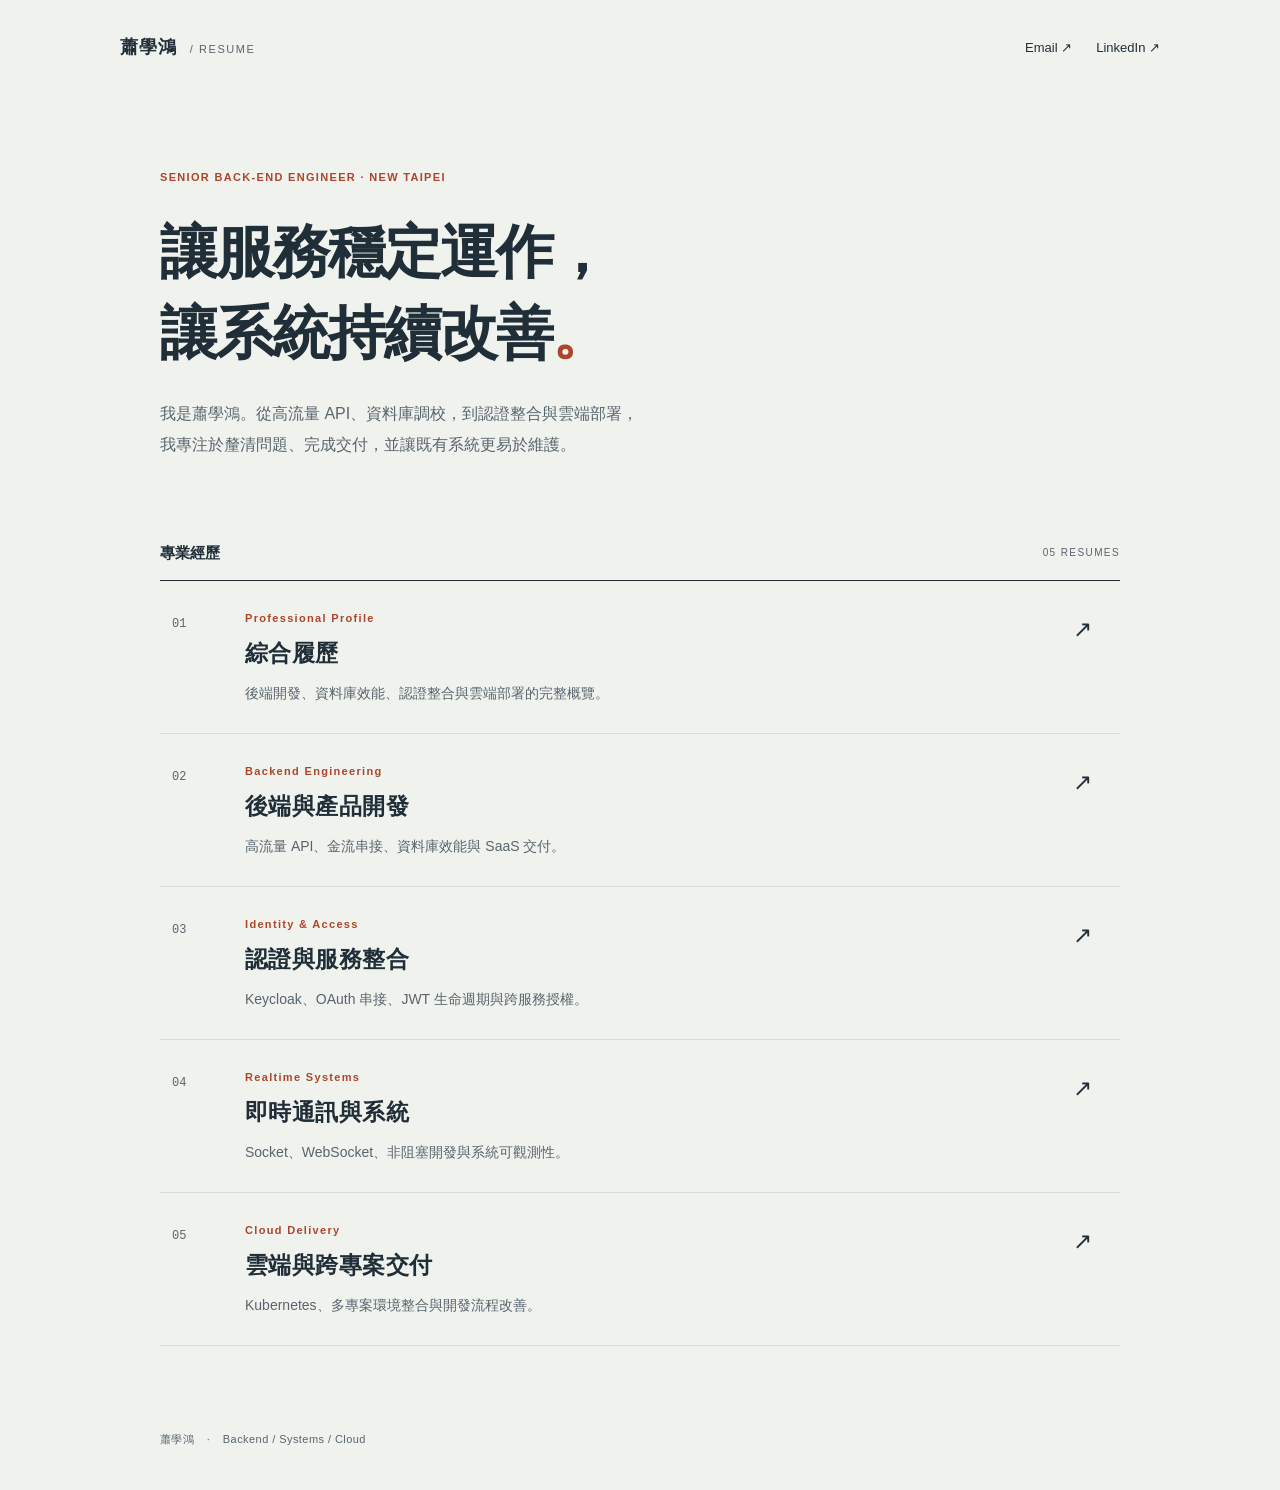
<file: docs/index.html>
<!doctype html>
<html lang="zh-Hant">
<head>
<meta charset="utf-8">
<meta name="viewport" content="width=device-width, initial-scale=1">
<meta name="description" content="蕭學鴻的後端開發、認證整合、即時通訊與雲端交付履歷。">
<meta name="color-scheme" content="light">
<title>專業履歷 · 蕭學鴻</title>
<link rel="stylesheet" href="./assets/style.css">
<script src="./assets/print.js" defer></script>
</head>
<body>
<a class="skip" href="#main">跳至主要內容</a>
<header class="toolbar"><a class="brand" href="./">蕭學鴻<span> / RESUME</span></a>
<nav aria-label="聯絡方式"><a href="mailto:henry255164@gmail.com">Email ↗</a><a href="https://www.linkedin.com/in/henry255164">LinkedIn ↗</a></nav></header>
<main id="main" class="home">
<section class="hero"><p class="eyebrow">SENIOR BACK-END ENGINEER · NEW TAIPEI</p>
<h1>讓服務穩定運作，<br>讓系統持續改善<span class="dot">。</span></h1>
<p class="intro">我是蕭學鴻。從高流量 API、資料庫調校，到認證整合與雲端部署，<br class="wide-only">我專注於釐清問題、完成交付，並讓既有系統更易於維護。</p>
</section>
<section class="versions" aria-labelledby="versions-title"><div class="section-label"><h2 id="versions-title">專業經歷</h2><span>05 RESUMES</span></div>
<a class="card" href="general/"><span class="card-number">01</span>
<div><p class="eyebrow">Professional Profile</p><h2>綜合履歷</h2><p>後端開發、資料庫效能、認證整合與雲端部署的完整概覽。</p></div><span class="arrow" aria-hidden="true">↗</span></a>
<a class="card" href="ideku-backend/"><span class="card-number">02</span>
<div><p class="eyebrow">Backend Engineering</p><h2>後端與產品開發</h2><p>高流量 API、金流串接、資料庫效能與 SaaS 交付。</p></div><span class="arrow" aria-hidden="true">↗</span></a>
<a class="card" href="asus-oauth/"><span class="card-number">03</span>
<div><p class="eyebrow">Identity & Access</p><h2>認證與服務整合</h2><p>Keycloak、OAuth 串接、JWT 生命週期與跨服務授權。</p></div><span class="arrow" aria-hidden="true">↗</span></a>
<a class="card" href="asus-webrtc/"><span class="card-number">04</span>
<div><p class="eyebrow">Realtime Systems</p><h2>即時通訊與系統</h2><p>Socket、WebSocket、非阻塞開發與系統可觀測性。</p></div><span class="arrow" aria-hidden="true">↗</span></a>
<a class="card" href="asus-cloud-lead/"><span class="card-number">05</span>
<div><p class="eyebrow">Cloud Delivery</p><h2>雲端與跨專案交付</h2><p>Kubernetes、多專案環境整合與開發流程改善。</p></div><span class="arrow" aria-hidden="true">↗</span></a></section></main>
<footer class="footer">蕭學鴻 <span>·</span> Backend / Systems / Cloud</footer>
</body>
</html>
</file>
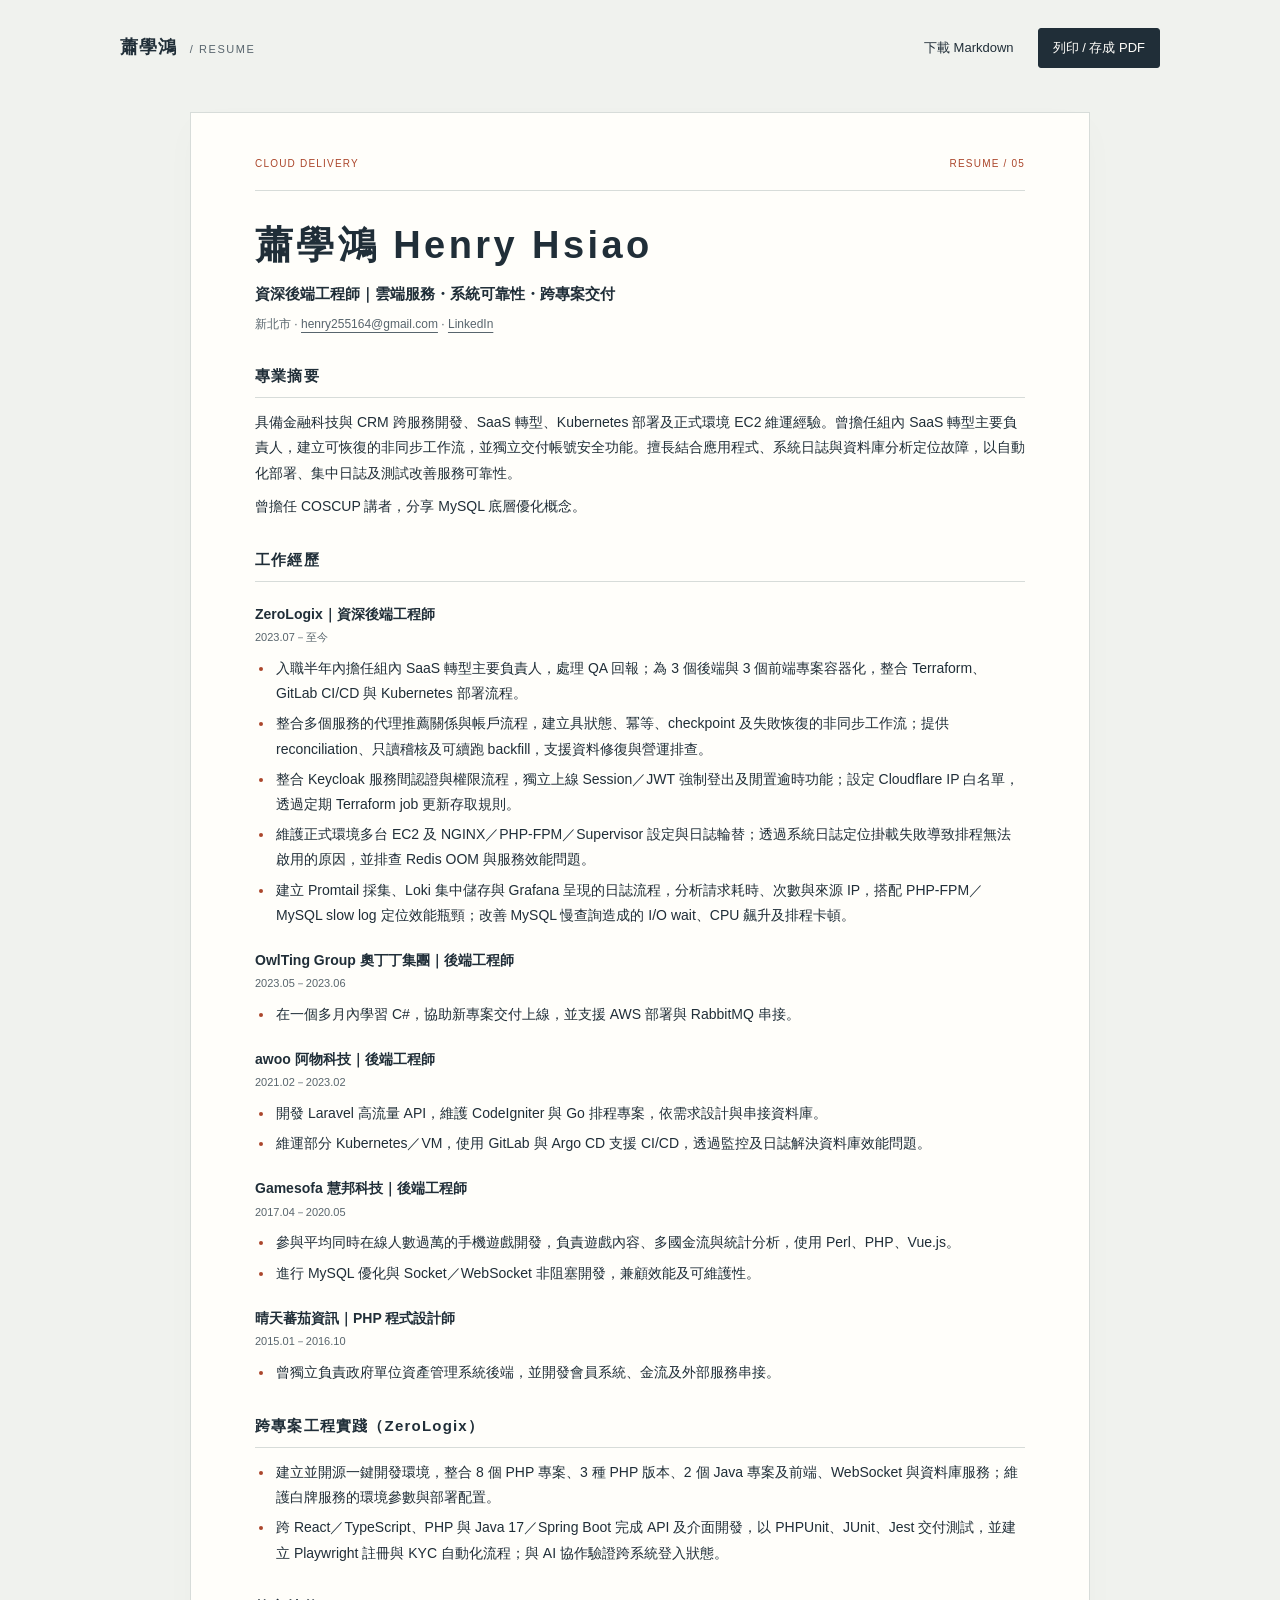
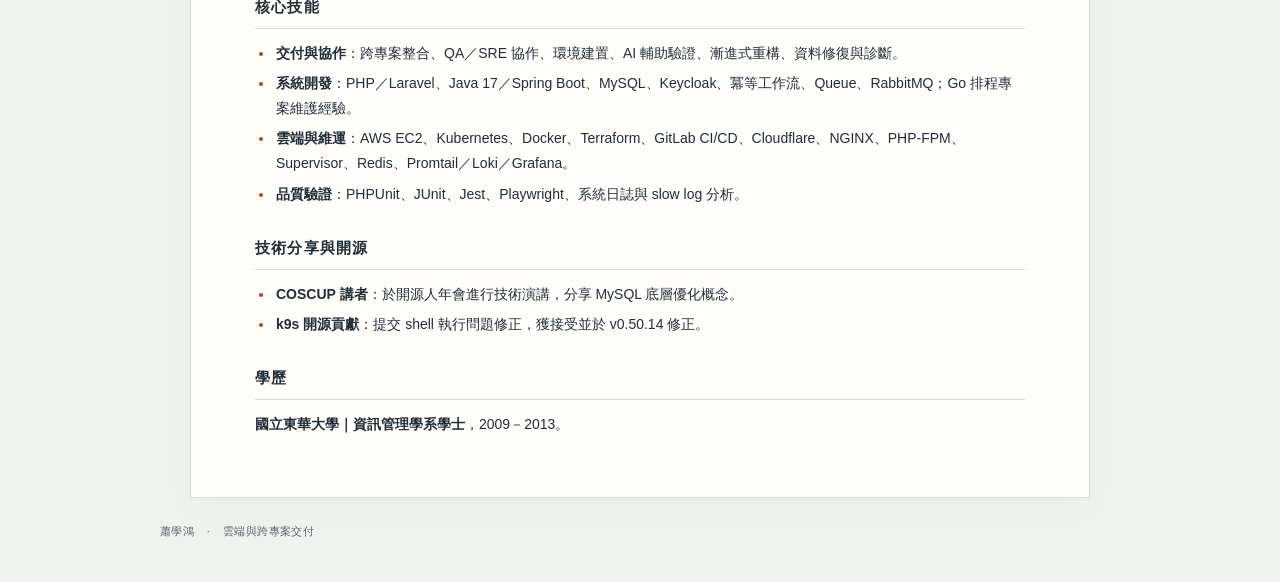
<file: docs/asus-cloud-lead/index.html>
<!doctype html>
<html lang="zh-Hant">
<head>
<meta charset="utf-8">
<meta name="viewport" content="width=device-width, initial-scale=1">
<meta name="description" content="Kubernetes、多專案環境整合與開發流程改善。">
<meta name="color-scheme" content="light">
<title>雲端與跨專案交付 · 蕭學鴻</title>
<link rel="stylesheet" href="../assets/style.css">
<script src="../assets/print.js" defer></script>
</head>
<body>
<a class="skip" href="#main">跳至主要內容</a>
<header class="toolbar">
<a class="brand" href="../">蕭學鴻<span> / RESUME</span></a>
<nav aria-label="履歷工具"><a href="resume.md" download="asus-cloud-lead.md">下載 Markdown</a><button type="button" data-print hidden>列印 / 存成 PDF</button></nav>
</header>
<main id="main" class="resume-shell">
<div class="edition"><span>Cloud Delivery</span><span>RESUME / 05</span></div>
<article class="resume"><h1>蕭學鴻 Henry Hsiao</h1>
<p><strong>資深後端工程師｜雲端服務・系統可靠性・跨專案交付</strong></p>
<p>新北市 · <a href="mailto:henry255164@gmail.com">henry255164@gmail.com</a> · <a href="https://www.linkedin.com/in/henry255164">LinkedIn</a></p>
<h2>專業摘要</h2>
<p>具備金融科技與 CRM 跨服務開發、SaaS 轉型、Kubernetes 部署及正式環境 EC2 維運經驗。曾擔任組內 SaaS 轉型主要負責人，建立可恢復的非同步工作流，並獨立交付帳號安全功能。擅長結合應用程式、系統日誌與資料庫分析定位故障，以自動化部署、集中日誌及測試改善服務可靠性。</p>
<p>曾擔任 COSCUP 講者，分享 MySQL 底層優化概念。</p>
<h2>工作經歷</h2>
<h3>ZeroLogix｜資深後端工程師</h3>
<p>2023.07－至今</p>
<ul>
<li>入職半年內擔任組內 SaaS 轉型主要負責人，處理 QA 回報；為 3 個後端與 3 個前端專案容器化，整合 Terraform、GitLab CI/CD 與 Kubernetes 部署流程。</li>
<li>整合多個服務的代理推薦關係與帳戶流程，建立具狀態、冪等、checkpoint 及失敗恢復的非同步工作流；提供 reconciliation、只讀稽核及可續跑 backfill，支援資料修復與營運排查。</li>
<li>整合 Keycloak 服務間認證與權限流程，獨立上線 Session／JWT 強制登出及閒置逾時功能；設定 Cloudflare IP 白名單，透過定期 Terraform job 更新存取規則。</li>
<li>維護正式環境多台 EC2 及 NGINX／PHP-FPM／Supervisor 設定與日誌輪替；透過系統日誌定位掛載失敗導致排程無法啟用的原因，並排查 Redis OOM 與服務效能問題。</li>
<li>建立 Promtail 採集、Loki 集中儲存與 Grafana 呈現的日誌流程，分析請求耗時、次數與來源 IP，搭配 PHP-FPM／MySQL slow log 定位效能瓶頸；改善 MySQL 慢查詢造成的 I/O wait、CPU 飆升及排程卡頓。</li>
</ul>
<h3>OwlTing Group 奧丁丁集團｜後端工程師</h3>
<p>2023.05－2023.06</p>
<ul>
<li>在一個多月內學習 C#，協助新專案交付上線，並支援 AWS 部署與 RabbitMQ 串接。</li>
</ul>
<h3>awoo 阿物科技｜後端工程師</h3>
<p>2021.02－2023.02</p>
<ul>
<li>開發 Laravel 高流量 API，維護 CodeIgniter 與 Go 排程專案，依需求設計與串接資料庫。</li>
<li>維運部分 Kubernetes／VM，使用 GitLab 與 Argo CD 支援 CI/CD，透過監控及日誌解決資料庫效能問題。</li>
</ul>
<h3>Gamesofa 慧邦科技｜後端工程師</h3>
<p>2017.04－2020.05</p>
<ul>
<li>參與平均同時在線人數過萬的手機遊戲開發，負責遊戲內容、多國金流與統計分析，使用 Perl、PHP、Vue.js。</li>
<li>進行 MySQL 優化與 Socket／WebSocket 非阻塞開發，兼顧效能及可維護性。</li>
</ul>
<h3>晴天蕃茄資訊｜PHP 程式設計師</h3>
<p>2015.01－2016.10</p>
<ul>
<li>曾獨立負責政府單位資產管理系統後端，並開發會員系統、金流及外部服務串接。</li>
</ul>
<h2>跨專案工程實踐（ZeroLogix）</h2>
<ul>
<li>建立並開源一鍵開發環境，整合 8 個 PHP 專案、3 種 PHP 版本、2 個 Java 專案及前端、WebSocket 與資料庫服務；維護白牌服務的環境參數與部署配置。</li>
<li>跨 React／TypeScript、PHP 與 Java 17／Spring Boot 完成 API 及介面開發，以 PHPUnit、JUnit、Jest 交付測試，並建立 Playwright 註冊與 KYC 自動化流程；與 AI 協作驗證跨系統登入狀態。</li>
</ul>
<h2>核心技能</h2>
<ul>
<li><strong>交付與協作</strong>：跨專案整合、QA／SRE 協作、環境建置、AI 輔助驗證、漸進式重構、資料修復與診斷。</li>
<li><strong>系統開發</strong>：PHP／Laravel、Java 17／Spring Boot、MySQL、Keycloak、冪等工作流、Queue、RabbitMQ；Go 排程專案維護經驗。</li>
<li><strong>雲端與維運</strong>：AWS EC2、Kubernetes、Docker、Terraform、GitLab CI/CD、Cloudflare、NGINX、PHP-FPM、Supervisor、Redis、Promtail／Loki／Grafana。</li>
<li><strong>品質驗證</strong>：PHPUnit、JUnit、Jest、Playwright、系統日誌與 slow log 分析。</li>
</ul>
<h2>技術分享與開源</h2>
<ul>
<li><strong>COSCUP 講者</strong>：於開源人年會進行技術演講，分享 MySQL 底層優化概念。</li>
<li><strong>k9s 開源貢獻</strong>：提交 shell 執行問題修正，獲接受並於 v0.50.14 修正。</li>
</ul>
<h2>學歷</h2>
<p><strong>國立東華大學｜資訊管理學系學士</strong>，2009－2013。</p></article>
</main>
<footer class="footer">蕭學鴻 <span>·</span> 雲端與跨專案交付</footer>
</body>
</html>
</file>
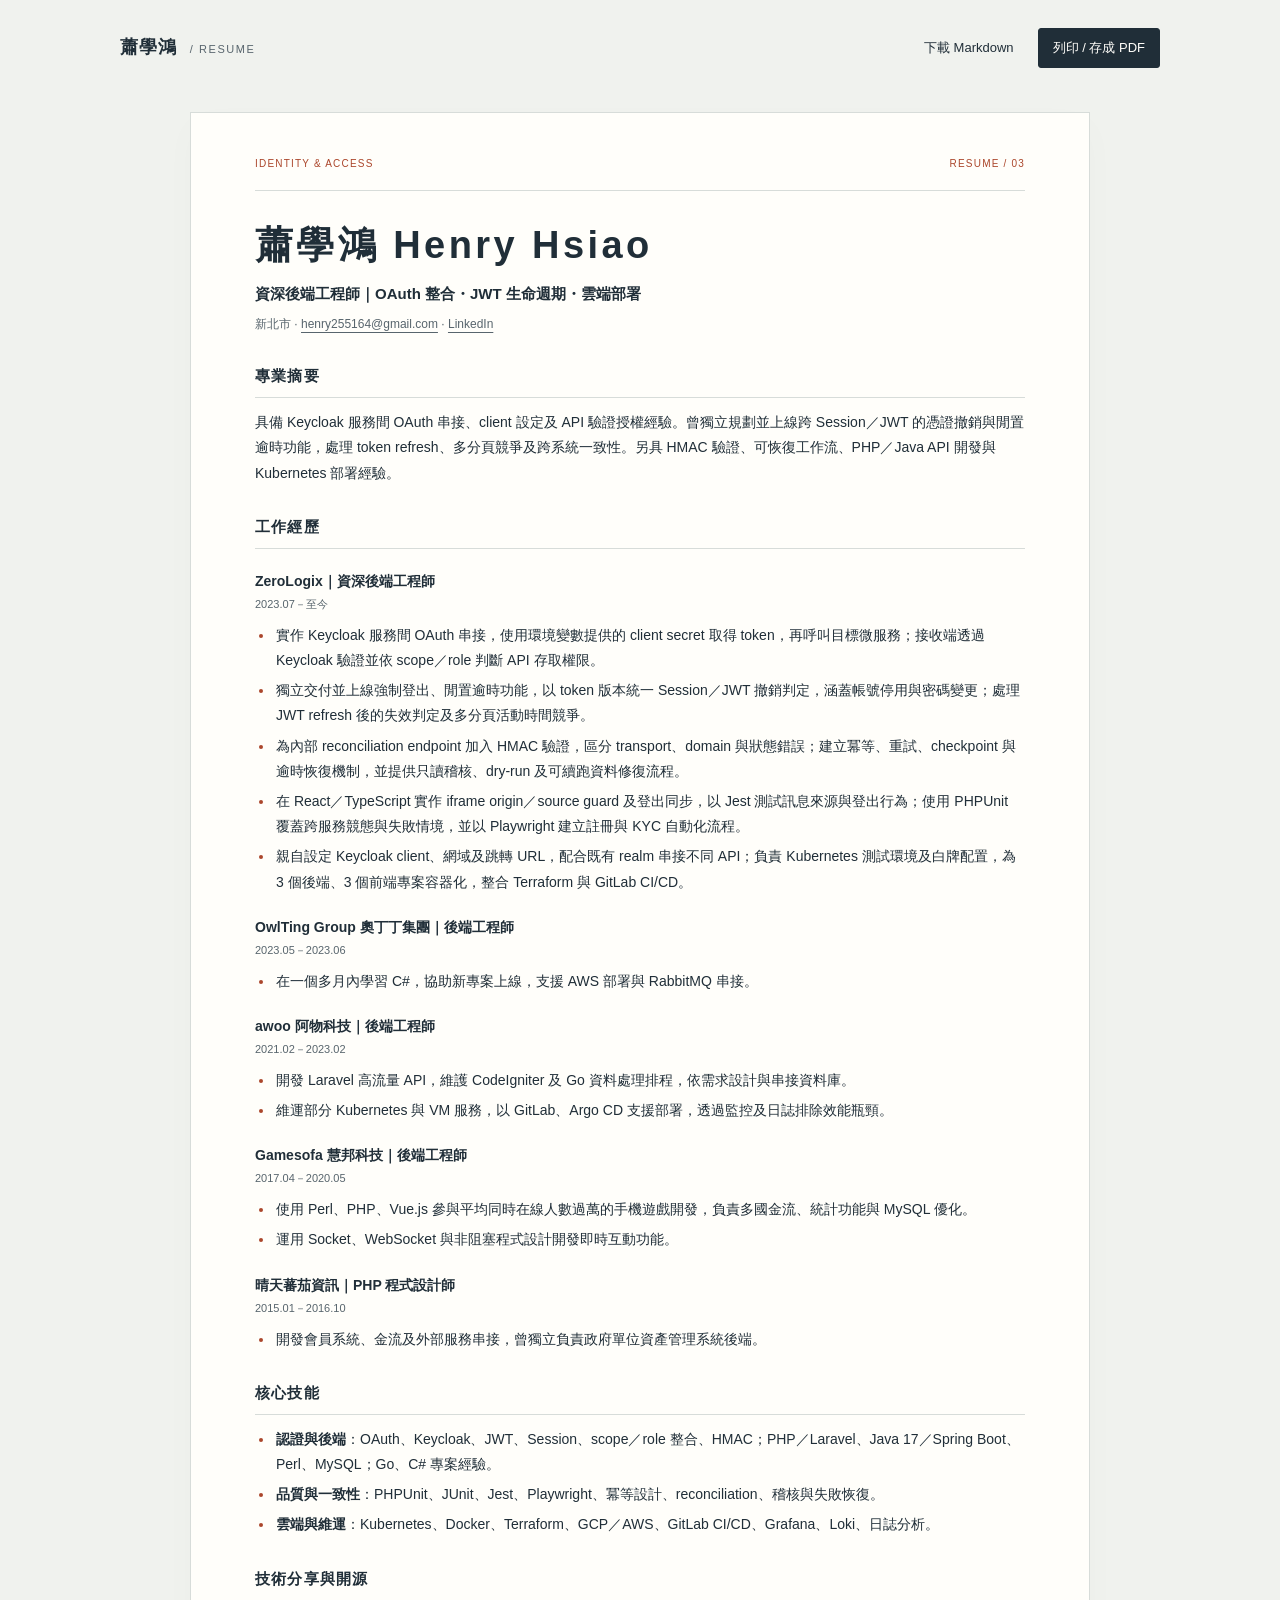
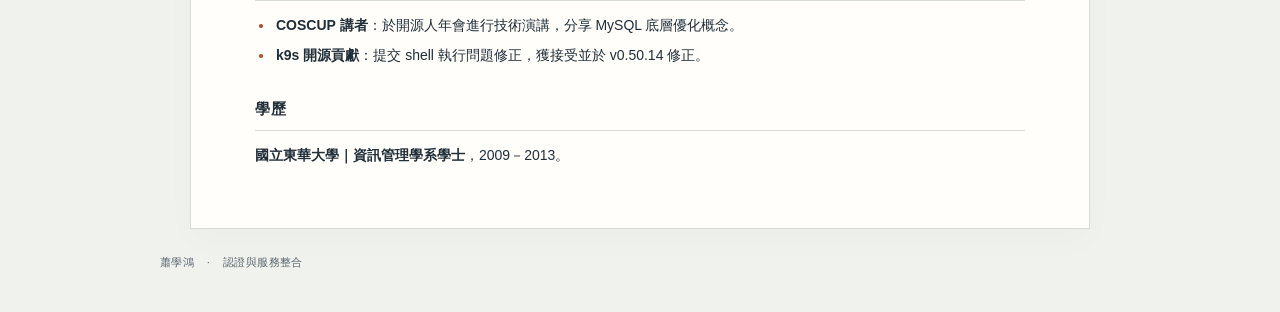
<file: docs/asus-oauth/index.html>
<!doctype html>
<html lang="zh-Hant">
<head>
<meta charset="utf-8">
<meta name="viewport" content="width=device-width, initial-scale=1">
<meta name="description" content="Keycloak、OAuth 串接、JWT 生命週期與跨服務授權。">
<meta name="color-scheme" content="light">
<title>認證與服務整合 · 蕭學鴻</title>
<link rel="stylesheet" href="../assets/style.css">
<script src="../assets/print.js" defer></script>
</head>
<body>
<a class="skip" href="#main">跳至主要內容</a>
<header class="toolbar">
<a class="brand" href="../">蕭學鴻<span> / RESUME</span></a>
<nav aria-label="履歷工具"><a href="resume.md" download="asus-oauth.md">下載 Markdown</a><button type="button" data-print hidden>列印 / 存成 PDF</button></nav>
</header>
<main id="main" class="resume-shell">
<div class="edition"><span>Identity & Access</span><span>RESUME / 03</span></div>
<article class="resume"><h1>蕭學鴻 Henry Hsiao</h1>
<p><strong>資深後端工程師｜OAuth 整合・JWT 生命週期・雲端部署</strong></p>
<p>新北市 · <a href="mailto:henry255164@gmail.com">henry255164@gmail.com</a> · <a href="https://www.linkedin.com/in/henry255164">LinkedIn</a></p>
<h2>專業摘要</h2>
<p>具備 Keycloak 服務間 OAuth 串接、client 設定及 API 驗證授權經驗。曾獨立規劃並上線跨 Session／JWT 的憑證撤銷與閒置逾時功能，處理 token refresh、多分頁競爭及跨系統一致性。另具 HMAC 驗證、可恢復工作流、PHP／Java API 開發與 Kubernetes 部署經驗。</p>
<h2>工作經歷</h2>
<h3>ZeroLogix｜資深後端工程師</h3>
<p>2023.07－至今</p>
<ul>
<li>實作 Keycloak 服務間 OAuth 串接，使用環境變數提供的 client secret 取得 token，再呼叫目標微服務；接收端透過 Keycloak 驗證並依 scope／role 判斷 API 存取權限。</li>
<li>獨立交付並上線強制登出、閒置逾時功能，以 token 版本統一 Session／JWT 撤銷判定，涵蓋帳號停用與密碼變更；處理 JWT refresh 後的失效判定及多分頁活動時間競爭。</li>
<li>為內部 reconciliation endpoint 加入 HMAC 驗證，區分 transport、domain 與狀態錯誤；建立冪等、重試、checkpoint 與逾時恢復機制，並提供只讀稽核、dry-run 及可續跑資料修復流程。</li>
<li>在 React／TypeScript 實作 iframe origin／source guard 及登出同步，以 Jest 測試訊息來源與登出行為；使用 PHPUnit 覆蓋跨服務競態與失敗情境，並以 Playwright 建立註冊與 KYC 自動化流程。</li>
<li>親自設定 Keycloak client、網域及跳轉 URL，配合既有 realm 串接不同 API；負責 Kubernetes 測試環境及白牌配置，為 3 個後端、3 個前端專案容器化，整合 Terraform 與 GitLab CI/CD。</li>
</ul>
<h3>OwlTing Group 奧丁丁集團｜後端工程師</h3>
<p>2023.05－2023.06</p>
<ul>
<li>在一個多月內學習 C#，協助新專案上線，支援 AWS 部署與 RabbitMQ 串接。</li>
</ul>
<h3>awoo 阿物科技｜後端工程師</h3>
<p>2021.02－2023.02</p>
<ul>
<li>開發 Laravel 高流量 API，維護 CodeIgniter 及 Go 資料處理排程，依需求設計與串接資料庫。</li>
<li>維運部分 Kubernetes 與 VM 服務，以 GitLab、Argo CD 支援部署，透過監控及日誌排除效能瓶頸。</li>
</ul>
<h3>Gamesofa 慧邦科技｜後端工程師</h3>
<p>2017.04－2020.05</p>
<ul>
<li>使用 Perl、PHP、Vue.js 參與平均同時在線人數過萬的手機遊戲開發，負責多國金流、統計功能與 MySQL 優化。</li>
<li>運用 Socket、WebSocket 與非阻塞程式設計開發即時互動功能。</li>
</ul>
<h3>晴天蕃茄資訊｜PHP 程式設計師</h3>
<p>2015.01－2016.10</p>
<ul>
<li>開發會員系統、金流及外部服務串接，曾獨立負責政府單位資產管理系統後端。</li>
</ul>
<h2>核心技能</h2>
<ul>
<li><strong>認證與後端</strong>：OAuth、Keycloak、JWT、Session、scope／role 整合、HMAC；PHP／Laravel、Java 17／Spring Boot、Perl、MySQL；Go、C# 專案經驗。</li>
<li><strong>品質與一致性</strong>：PHPUnit、JUnit、Jest、Playwright、冪等設計、reconciliation、稽核與失敗恢復。</li>
<li><strong>雲端與維運</strong>：Kubernetes、Docker、Terraform、GCP／AWS、GitLab CI/CD、Grafana、Loki、日誌分析。</li>
</ul>
<h2>技術分享與開源</h2>
<ul>
<li><strong>COSCUP 講者</strong>：於開源人年會進行技術演講，分享 MySQL 底層優化概念。</li>
<li><strong>k9s 開源貢獻</strong>：提交 shell 執行問題修正，獲接受並於 v0.50.14 修正。</li>
</ul>
<h2>學歷</h2>
<p><strong>國立東華大學｜資訊管理學系學士</strong>，2009－2013。</p></article>
</main>
<footer class="footer">蕭學鴻 <span>·</span> 認證與服務整合</footer>
</body>
</html>
</file>
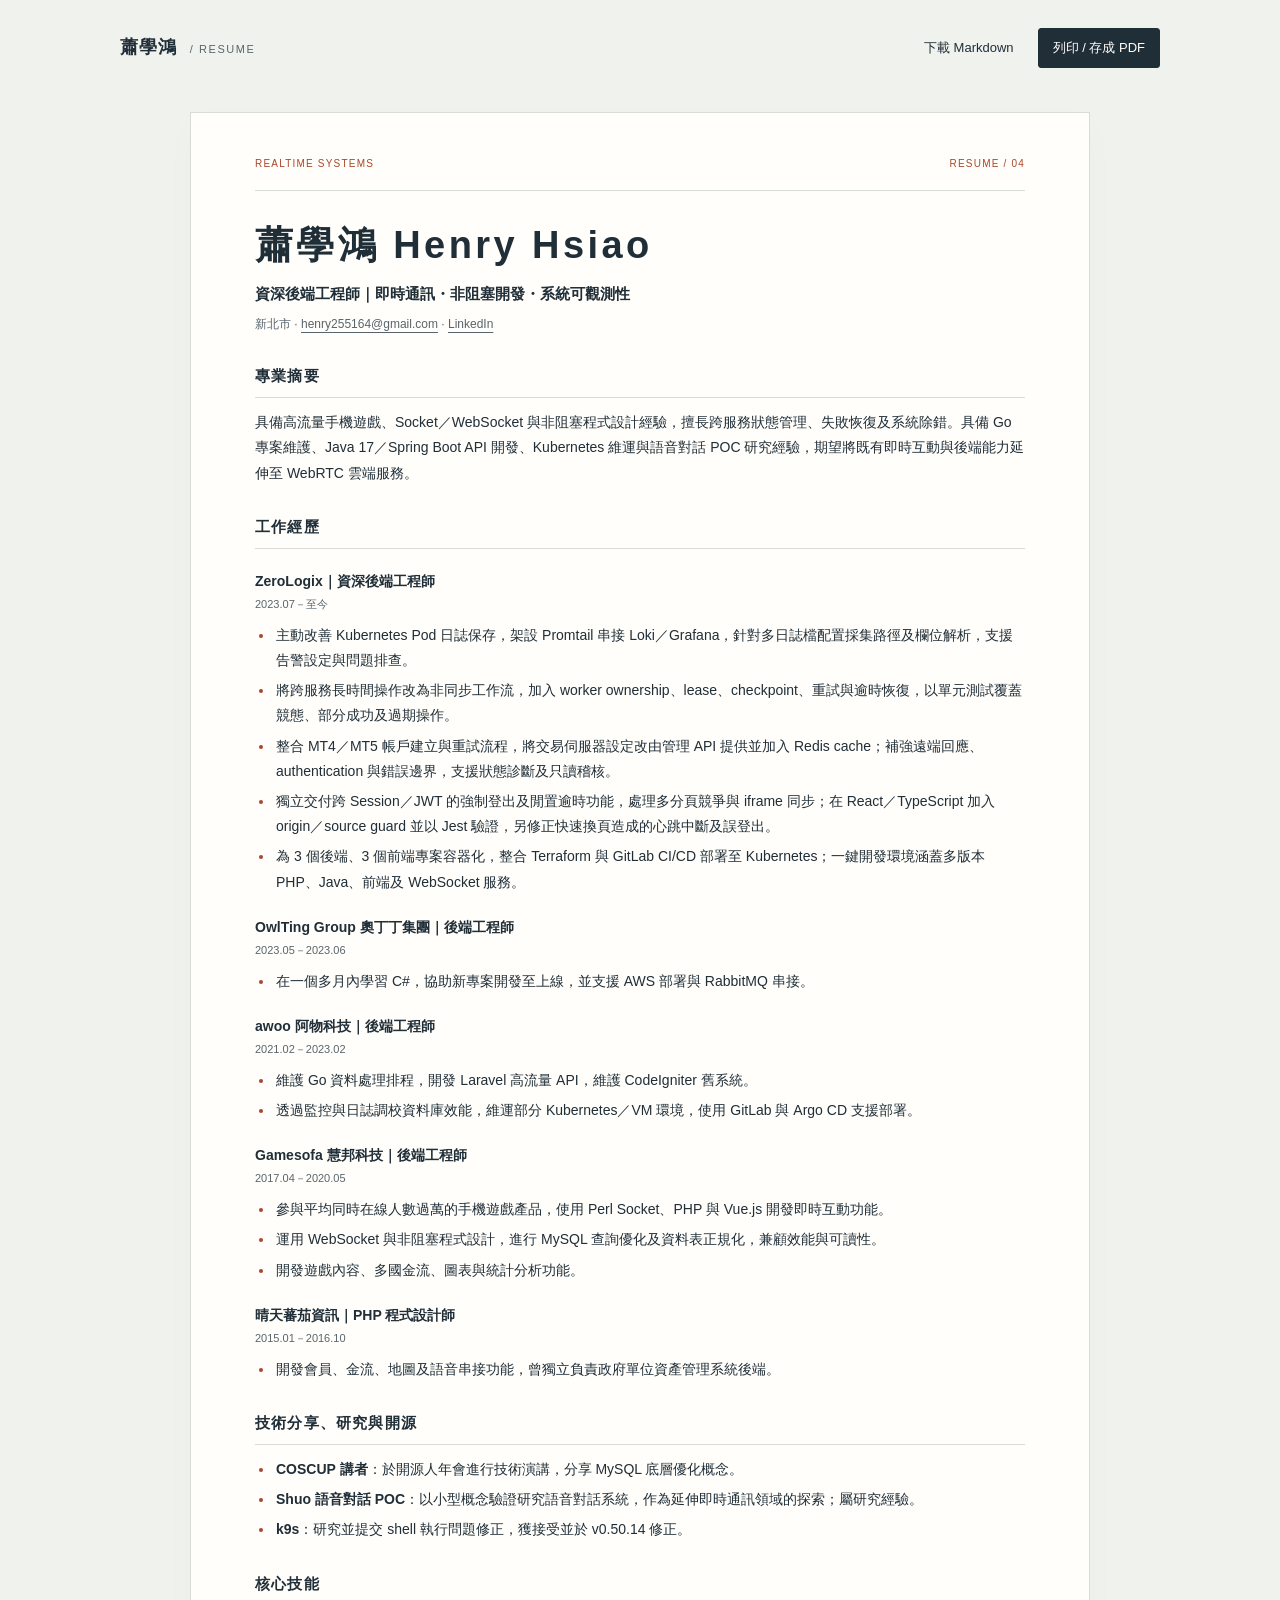
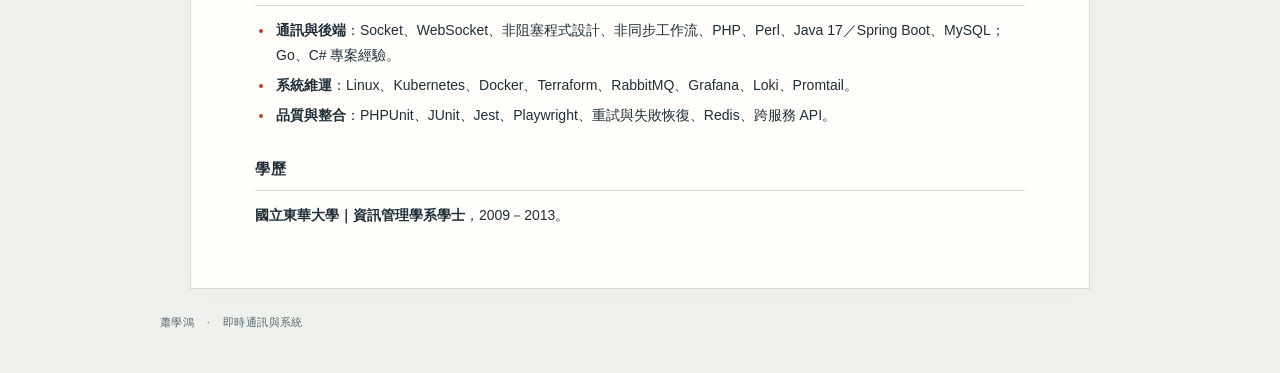
<file: docs/asus-webrtc/index.html>
<!doctype html>
<html lang="zh-Hant">
<head>
<meta charset="utf-8">
<meta name="viewport" content="width=device-width, initial-scale=1">
<meta name="description" content="Socket、WebSocket、非阻塞開發與系統可觀測性。">
<meta name="color-scheme" content="light">
<title>即時通訊與系統 · 蕭學鴻</title>
<link rel="stylesheet" href="../assets/style.css">
<script src="../assets/print.js" defer></script>
</head>
<body>
<a class="skip" href="#main">跳至主要內容</a>
<header class="toolbar">
<a class="brand" href="../">蕭學鴻<span> / RESUME</span></a>
<nav aria-label="履歷工具"><a href="resume.md" download="asus-webrtc.md">下載 Markdown</a><button type="button" data-print hidden>列印 / 存成 PDF</button></nav>
</header>
<main id="main" class="resume-shell">
<div class="edition"><span>Realtime Systems</span><span>RESUME / 04</span></div>
<article class="resume"><h1>蕭學鴻 Henry Hsiao</h1>
<p><strong>資深後端工程師｜即時通訊・非阻塞開發・系統可觀測性</strong></p>
<p>新北市 · <a href="mailto:henry255164@gmail.com">henry255164@gmail.com</a> · <a href="https://www.linkedin.com/in/henry255164">LinkedIn</a></p>
<h2>專業摘要</h2>
<p>具備高流量手機遊戲、Socket／WebSocket 與非阻塞程式設計經驗，擅長跨服務狀態管理、失敗恢復及系統除錯。具備 Go 專案維護、Java 17／Spring Boot API 開發、Kubernetes 維運與語音對話 POC 研究經驗，期望將既有即時互動與後端能力延伸至 WebRTC 雲端服務。</p>
<h2>工作經歷</h2>
<h3>ZeroLogix｜資深後端工程師</h3>
<p>2023.07－至今</p>
<ul>
<li>主動改善 Kubernetes Pod 日誌保存，架設 Promtail 串接 Loki／Grafana，針對多日誌檔配置採集路徑及欄位解析，支援告警設定與問題排查。</li>
<li>將跨服務長時間操作改為非同步工作流，加入 worker ownership、lease、checkpoint、重試與逾時恢復，以單元測試覆蓋競態、部分成功及過期操作。</li>
<li>整合 MT4／MT5 帳戶建立與重試流程，將交易伺服器設定改由管理 API 提供並加入 Redis cache；補強遠端回應、authentication 與錯誤邊界，支援狀態診斷及只讀稽核。</li>
<li>獨立交付跨 Session／JWT 的強制登出及閒置逾時功能，處理多分頁競爭與 iframe 同步；在 React／TypeScript 加入 origin／source guard 並以 Jest 驗證，另修正快速換頁造成的心跳中斷及誤登出。</li>
<li>為 3 個後端、3 個前端專案容器化，整合 Terraform 與 GitLab CI/CD 部署至 Kubernetes；一鍵開發環境涵蓋多版本 PHP、Java、前端及 WebSocket 服務。</li>
</ul>
<h3>OwlTing Group 奧丁丁集團｜後端工程師</h3>
<p>2023.05－2023.06</p>
<ul>
<li>在一個多月內學習 C#，協助新專案開發至上線，並支援 AWS 部署與 RabbitMQ 串接。</li>
</ul>
<h3>awoo 阿物科技｜後端工程師</h3>
<p>2021.02－2023.02</p>
<ul>
<li>維護 Go 資料處理排程，開發 Laravel 高流量 API，維護 CodeIgniter 舊系統。</li>
<li>透過監控與日誌調校資料庫效能，維運部分 Kubernetes／VM 環境，使用 GitLab 與 Argo CD 支援部署。</li>
</ul>
<h3>Gamesofa 慧邦科技｜後端工程師</h3>
<p>2017.04－2020.05</p>
<ul>
<li>參與平均同時在線人數過萬的手機遊戲產品，使用 Perl Socket、PHP 與 Vue.js 開發即時互動功能。</li>
<li>運用 WebSocket 與非阻塞程式設計，進行 MySQL 查詢優化及資料表正規化，兼顧效能與可讀性。</li>
<li>開發遊戲內容、多國金流、圖表與統計分析功能。</li>
</ul>
<h3>晴天蕃茄資訊｜PHP 程式設計師</h3>
<p>2015.01－2016.10</p>
<ul>
<li>開發會員、金流、地圖及語音串接功能，曾獨立負責政府單位資產管理系統後端。</li>
</ul>
<h2>技術分享、研究與開源</h2>
<ul>
<li><strong>COSCUP 講者</strong>：於開源人年會進行技術演講，分享 MySQL 底層優化概念。</li>
<li><strong>Shuo 語音對話 POC</strong>：以小型概念驗證研究語音對話系統，作為延伸即時通訊領域的探索；屬研究經驗。</li>
<li><strong>k9s</strong>：研究並提交 shell 執行問題修正，獲接受並於 v0.50.14 修正。</li>
</ul>
<h2>核心技能</h2>
<ul>
<li><strong>通訊與後端</strong>：Socket、WebSocket、非阻塞程式設計、非同步工作流、PHP、Perl、Java 17／Spring Boot、MySQL；Go、C# 專案經驗。</li>
<li><strong>系統維運</strong>：Linux、Kubernetes、Docker、Terraform、RabbitMQ、Grafana、Loki、Promtail。</li>
<li><strong>品質與整合</strong>：PHPUnit、JUnit、Jest、Playwright、重試與失敗恢復、Redis、跨服務 API。</li>
</ul>
<h2>學歷</h2>
<p><strong>國立東華大學｜資訊管理學系學士</strong>，2009－2013。</p></article>
</main>
<footer class="footer">蕭學鴻 <span>·</span> 即時通訊與系統</footer>
</body>
</html>
</file>
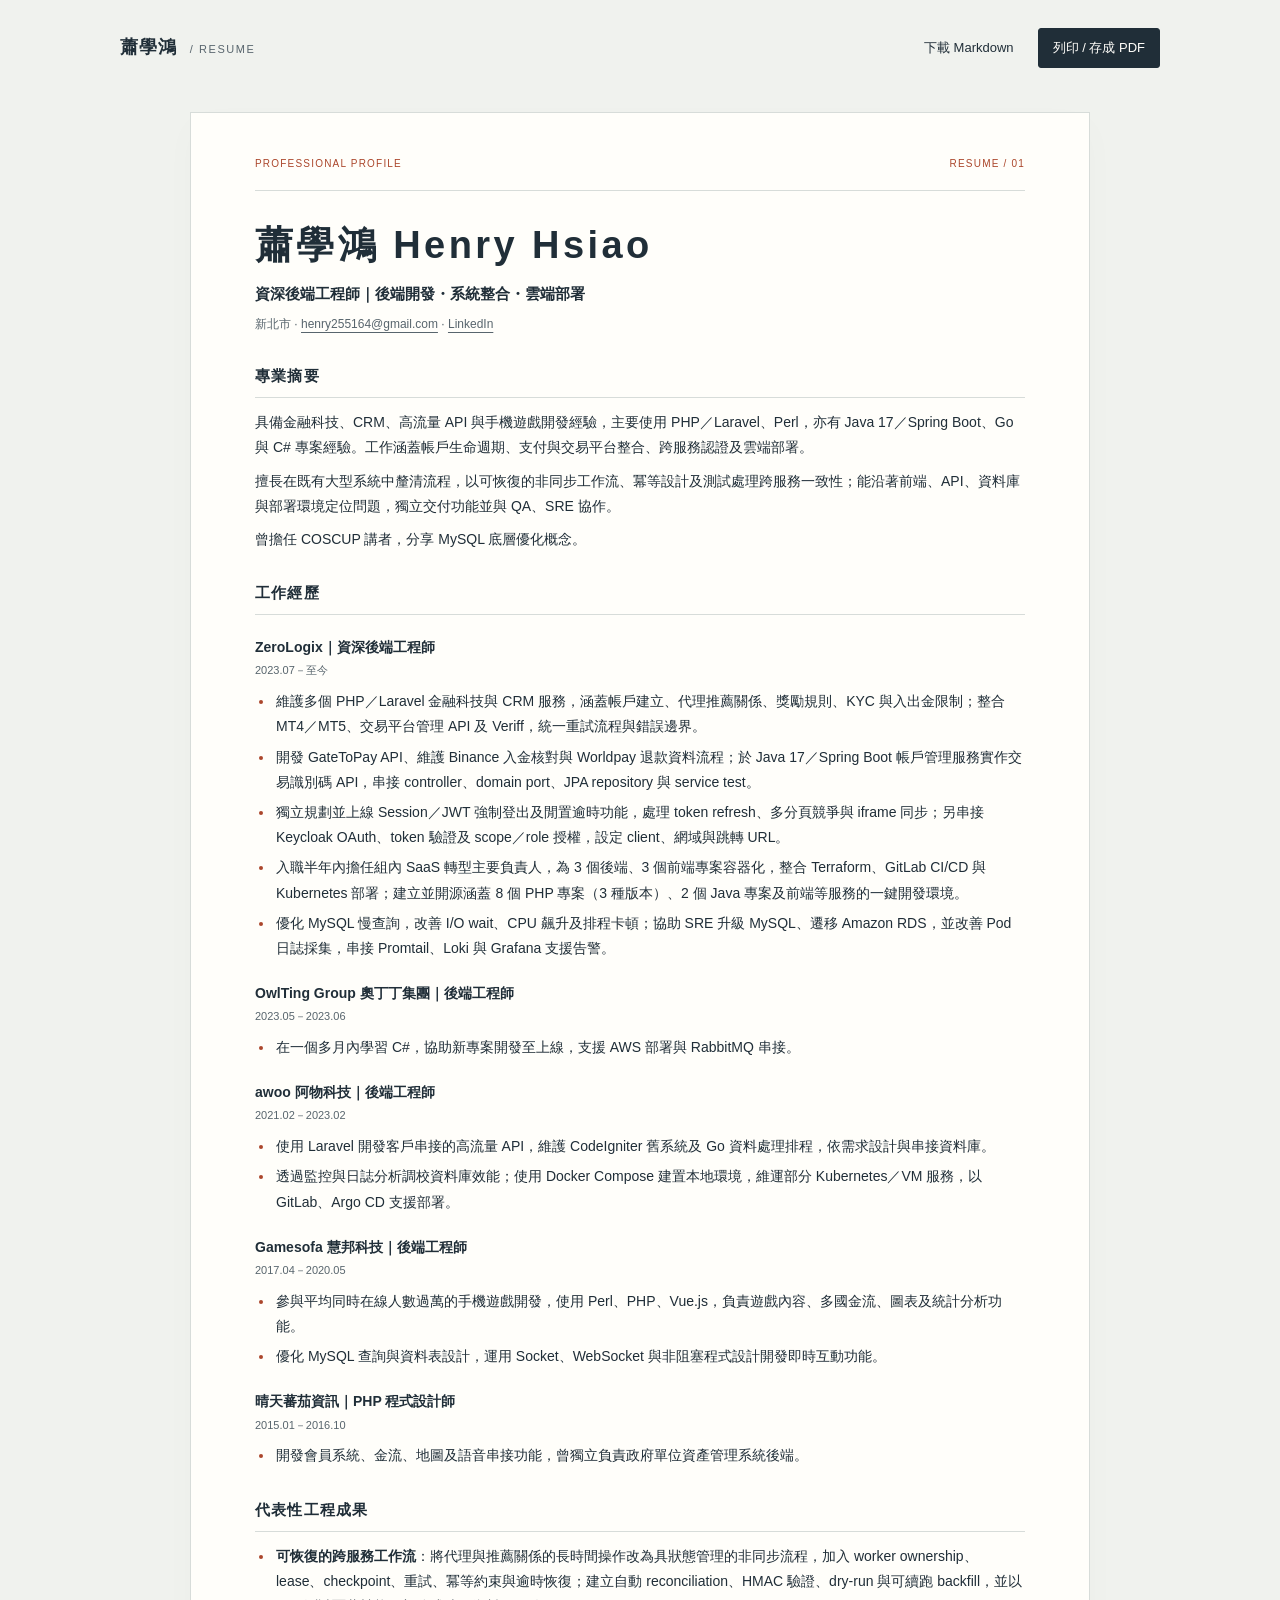
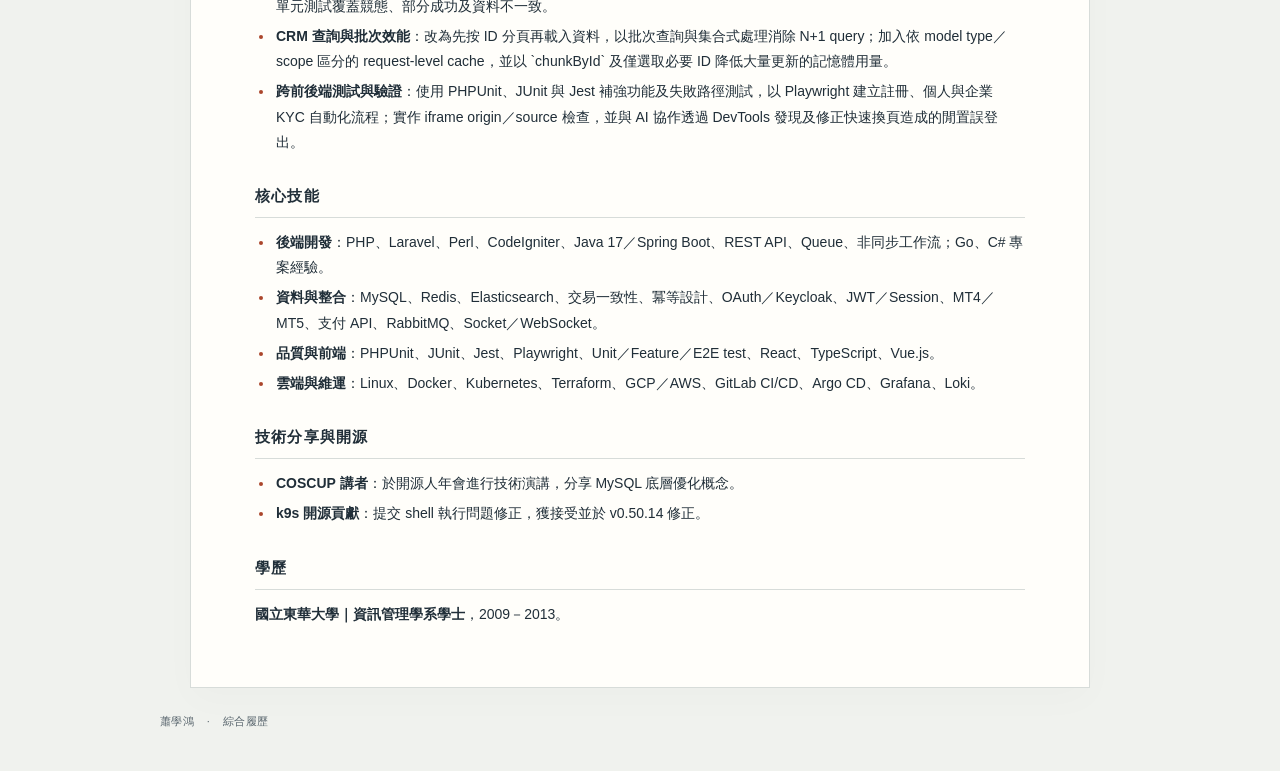
<file: docs/general/index.html>
<!doctype html>
<html lang="zh-Hant">
<head>
<meta charset="utf-8">
<meta name="viewport" content="width=device-width, initial-scale=1">
<meta name="description" content="後端開發、資料庫效能、認證整合與雲端部署的完整概覽。">
<meta name="color-scheme" content="light">
<title>綜合履歷 · 蕭學鴻</title>
<link rel="stylesheet" href="../assets/style.css">
<script src="../assets/print.js" defer></script>
</head>
<body>
<a class="skip" href="#main">跳至主要內容</a>
<header class="toolbar">
<a class="brand" href="../">蕭學鴻<span> / RESUME</span></a>
<nav aria-label="履歷工具"><a href="resume.md" download="general.md">下載 Markdown</a><button type="button" data-print hidden>列印 / 存成 PDF</button></nav>
</header>
<main id="main" class="resume-shell">
<div class="edition"><span>Professional Profile</span><span>RESUME / 01</span></div>
<article class="resume"><h1>蕭學鴻 Henry Hsiao</h1>
<p><strong>資深後端工程師｜後端開發・系統整合・雲端部署</strong></p>
<p>新北市 · <a href="mailto:henry255164@gmail.com">henry255164@gmail.com</a> · <a href="https://www.linkedin.com/in/henry255164">LinkedIn</a></p>
<h2>專業摘要</h2>
<p>具備金融科技、CRM、高流量 API 與手機遊戲開發經驗，主要使用 PHP／Laravel、Perl，亦有 Java 17／Spring Boot、Go 與 C# 專案經驗。工作涵蓋帳戶生命週期、支付與交易平台整合、跨服務認證及雲端部署。</p>
<p>擅長在既有大型系統中釐清流程，以可恢復的非同步工作流、冪等設計及測試處理跨服務一致性；能沿著前端、API、資料庫與部署環境定位問題，獨立交付功能並與 QA、SRE 協作。</p>
<p>曾擔任 COSCUP 講者，分享 MySQL 底層優化概念。</p>
<h2>工作經歷</h2>
<h3>ZeroLogix｜資深後端工程師</h3>
<p>2023.07－至今</p>
<ul>
<li>維護多個 PHP／Laravel 金融科技與 CRM 服務，涵蓋帳戶建立、代理推薦關係、獎勵規則、KYC 與入出金限制；整合 MT4／MT5、交易平台管理 API 及 Veriff，統一重試流程與錯誤邊界。</li>
<li>開發 GateToPay API、維護 Binance 入金核對與 Worldpay 退款資料流程；於 Java 17／Spring Boot 帳戶管理服務實作交易識別碼 API，串接 controller、domain port、JPA repository 與 service test。</li>
<li>獨立規劃並上線 Session／JWT 強制登出及閒置逾時功能，處理 token refresh、多分頁競爭與 iframe 同步；另串接 Keycloak OAuth、token 驗證及 scope／role 授權，設定 client、網域與跳轉 URL。</li>
<li>入職半年內擔任組內 SaaS 轉型主要負責人，為 3 個後端、3 個前端專案容器化，整合 Terraform、GitLab CI/CD 與 Kubernetes 部署；建立並開源涵蓋 8 個 PHP 專案（3 種版本）、2 個 Java 專案及前端等服務的一鍵開發環境。</li>
<li>優化 MySQL 慢查詢，改善 I/O wait、CPU 飆升及排程卡頓；協助 SRE 升級 MySQL、遷移 Amazon RDS，並改善 Pod 日誌採集，串接 Promtail、Loki 與 Grafana 支援告警。</li>
</ul>
<h3>OwlTing Group 奧丁丁集團｜後端工程師</h3>
<p>2023.05－2023.06</p>
<ul>
<li>在一個多月內學習 C#，協助新專案開發至上線，支援 AWS 部署與 RabbitMQ 串接。</li>
</ul>
<h3>awoo 阿物科技｜後端工程師</h3>
<p>2021.02－2023.02</p>
<ul>
<li>使用 Laravel 開發客戶串接的高流量 API，維護 CodeIgniter 舊系統及 Go 資料處理排程，依需求設計與串接資料庫。</li>
<li>透過監控與日誌分析調校資料庫效能；使用 Docker Compose 建置本地環境，維運部分 Kubernetes／VM 服務，以 GitLab、Argo CD 支援部署。</li>
</ul>
<h3>Gamesofa 慧邦科技｜後端工程師</h3>
<p>2017.04－2020.05</p>
<ul>
<li>參與平均同時在線人數過萬的手機遊戲開發，使用 Perl、PHP、Vue.js，負責遊戲內容、多國金流、圖表及統計分析功能。</li>
<li>優化 MySQL 查詢與資料表設計，運用 Socket、WebSocket 與非阻塞程式設計開發即時互動功能。</li>
</ul>
<h3>晴天蕃茄資訊｜PHP 程式設計師</h3>
<p>2015.01－2016.10</p>
<ul>
<li>開發會員系統、金流、地圖及語音串接功能，曾獨立負責政府單位資產管理系統後端。</li>
</ul>
<h2>代表性工程成果</h2>
<ul>
<li><strong>可恢復的跨服務工作流</strong>：將代理與推薦關係的長時間操作改為具狀態管理的非同步流程，加入 worker ownership、lease、checkpoint、重試、冪等約束與逾時恢復；建立自動 reconciliation、HMAC 驗證、dry-run 與可續跑 backfill，並以單元測試覆蓋競態、部分成功及資料不一致。</li>
<li><strong>CRM 查詢與批次效能</strong>：改為先按 ID 分頁再載入資料，以批次查詢與集合式處理消除 N+1 query；加入依 model type／scope 區分的 request-level cache，並以 `chunkById` 及僅選取必要 ID 降低大量更新的記憶體用量。</li>
<li><strong>跨前後端測試與驗證</strong>：使用 PHPUnit、JUnit 與 Jest 補強功能及失敗路徑測試，以 Playwright 建立註冊、個人與企業 KYC 自動化流程；實作 iframe origin／source 檢查，並與 AI 協作透過 DevTools 發現及修正快速換頁造成的閒置誤登出。</li>
</ul>
<h2>核心技能</h2>
<ul>
<li><strong>後端開發</strong>：PHP、Laravel、Perl、CodeIgniter、Java 17／Spring Boot、REST API、Queue、非同步工作流；Go、C# 專案經驗。</li>
<li><strong>資料與整合</strong>：MySQL、Redis、Elasticsearch、交易一致性、冪等設計、OAuth／Keycloak、JWT／Session、MT4／MT5、支付 API、RabbitMQ、Socket／WebSocket。</li>
<li><strong>品質與前端</strong>：PHPUnit、JUnit、Jest、Playwright、Unit／Feature／E2E test、React、TypeScript、Vue.js。</li>
<li><strong>雲端與維運</strong>：Linux、Docker、Kubernetes、Terraform、GCP／AWS、GitLab CI/CD、Argo CD、Grafana、Loki。</li>
</ul>
<h2>技術分享與開源</h2>
<ul>
<li><strong>COSCUP 講者</strong>：於開源人年會進行技術演講，分享 MySQL 底層優化概念。</li>
<li><strong>k9s 開源貢獻</strong>：提交 shell 執行問題修正，獲接受並於 v0.50.14 修正。</li>
</ul>
<h2>學歷</h2>
<p><strong>國立東華大學｜資訊管理學系學士</strong>，2009－2013。</p></article>
</main>
<footer class="footer">蕭學鴻 <span>·</span> 綜合履歷</footer>
</body>
</html>
</file>
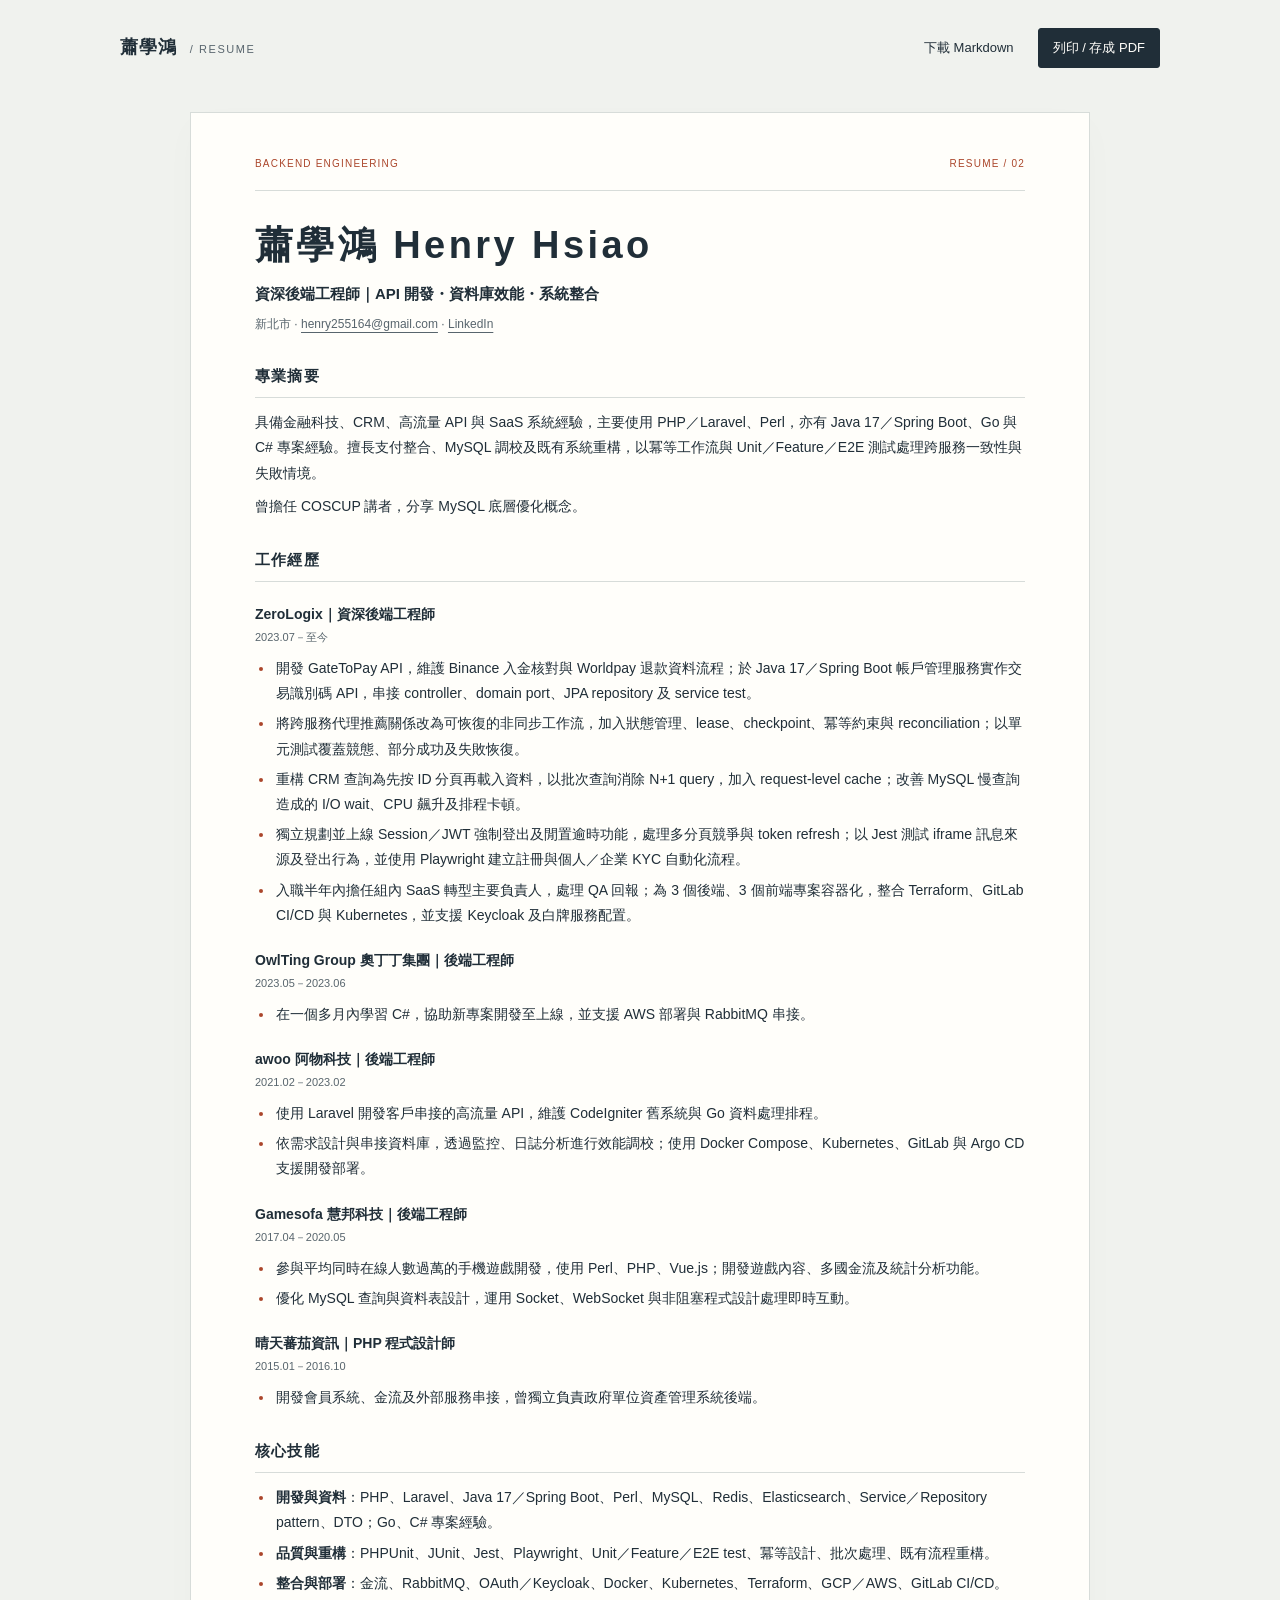
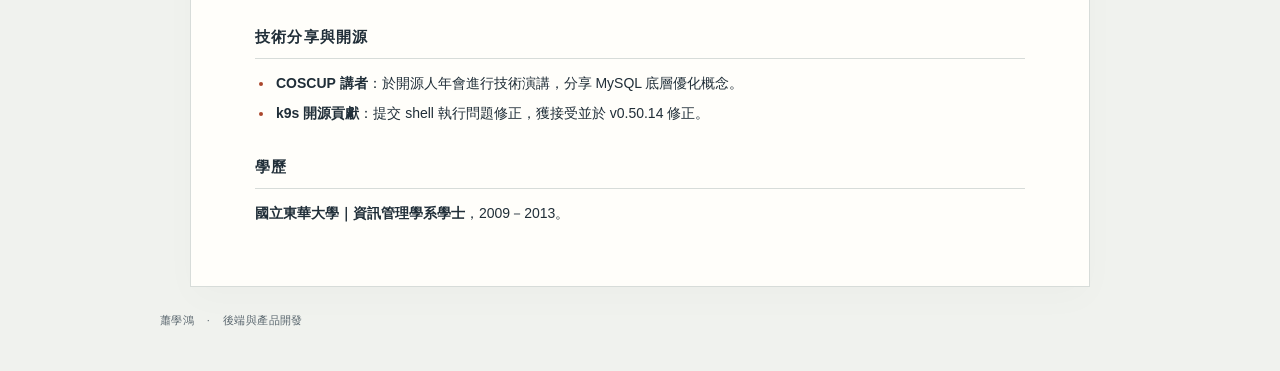
<file: docs/ideku-backend/index.html>
<!doctype html>
<html lang="zh-Hant">
<head>
<meta charset="utf-8">
<meta name="viewport" content="width=device-width, initial-scale=1">
<meta name="description" content="高流量 API、金流串接、資料庫效能與 SaaS 交付。">
<meta name="color-scheme" content="light">
<title>後端與產品開發 · 蕭學鴻</title>
<link rel="stylesheet" href="../assets/style.css">
<script src="../assets/print.js" defer></script>
</head>
<body>
<a class="skip" href="#main">跳至主要內容</a>
<header class="toolbar">
<a class="brand" href="../">蕭學鴻<span> / RESUME</span></a>
<nav aria-label="履歷工具"><a href="resume.md" download="ideku-backend.md">下載 Markdown</a><button type="button" data-print hidden>列印 / 存成 PDF</button></nav>
</header>
<main id="main" class="resume-shell">
<div class="edition"><span>Backend Engineering</span><span>RESUME / 02</span></div>
<article class="resume"><h1>蕭學鴻 Henry Hsiao</h1>
<p><strong>資深後端工程師｜API 開發・資料庫效能・系統整合</strong></p>
<p>新北市 · <a href="mailto:henry255164@gmail.com">henry255164@gmail.com</a> · <a href="https://www.linkedin.com/in/henry255164">LinkedIn</a></p>
<h2>專業摘要</h2>
<p>具備金融科技、CRM、高流量 API 與 SaaS 系統經驗，主要使用 PHP／Laravel、Perl，亦有 Java 17／Spring Boot、Go 與 C# 專案經驗。擅長支付整合、MySQL 調校及既有系統重構，以冪等工作流與 Unit／Feature／E2E 測試處理跨服務一致性與失敗情境。</p>
<p>曾擔任 COSCUP 講者，分享 MySQL 底層優化概念。</p>
<h2>工作經歷</h2>
<h3>ZeroLogix｜資深後端工程師</h3>
<p>2023.07－至今</p>
<ul>
<li>開發 GateToPay API，維護 Binance 入金核對與 Worldpay 退款資料流程；於 Java 17／Spring Boot 帳戶管理服務實作交易識別碼 API，串接 controller、domain port、JPA repository 及 service test。</li>
<li>將跨服務代理推薦關係改為可恢復的非同步工作流，加入狀態管理、lease、checkpoint、冪等約束與 reconciliation；以單元測試覆蓋競態、部分成功及失敗恢復。</li>
<li>重構 CRM 查詢為先按 ID 分頁再載入資料，以批次查詢消除 N+1 query，加入 request-level cache；改善 MySQL 慢查詢造成的 I/O wait、CPU 飆升及排程卡頓。</li>
<li>獨立規劃並上線 Session／JWT 強制登出及閒置逾時功能，處理多分頁競爭與 token refresh；以 Jest 測試 iframe 訊息來源及登出行為，並使用 Playwright 建立註冊與個人／企業 KYC 自動化流程。</li>
<li>入職半年內擔任組內 SaaS 轉型主要負責人，處理 QA 回報；為 3 個後端、3 個前端專案容器化，整合 Terraform、GitLab CI/CD 與 Kubernetes，並支援 Keycloak 及白牌服務配置。</li>
</ul>
<h3>OwlTing Group 奧丁丁集團｜後端工程師</h3>
<p>2023.05－2023.06</p>
<ul>
<li>在一個多月內學習 C#，協助新專案開發至上線，並支援 AWS 部署與 RabbitMQ 串接。</li>
</ul>
<h3>awoo 阿物科技｜後端工程師</h3>
<p>2021.02－2023.02</p>
<ul>
<li>使用 Laravel 開發客戶串接的高流量 API，維護 CodeIgniter 舊系統與 Go 資料處理排程。</li>
<li>依需求設計與串接資料庫，透過監控、日誌分析進行效能調校；使用 Docker Compose、Kubernetes、GitLab 與 Argo CD 支援開發部署。</li>
</ul>
<h3>Gamesofa 慧邦科技｜後端工程師</h3>
<p>2017.04－2020.05</p>
<ul>
<li>參與平均同時在線人數過萬的手機遊戲開發，使用 Perl、PHP、Vue.js；開發遊戲內容、多國金流及統計分析功能。</li>
<li>優化 MySQL 查詢與資料表設計，運用 Socket、WebSocket 與非阻塞程式設計處理即時互動。</li>
</ul>
<h3>晴天蕃茄資訊｜PHP 程式設計師</h3>
<p>2015.01－2016.10</p>
<ul>
<li>開發會員系統、金流及外部服務串接，曾獨立負責政府單位資產管理系統後端。</li>
</ul>
<h2>核心技能</h2>
<ul>
<li><strong>開發與資料</strong>：PHP、Laravel、Java 17／Spring Boot、Perl、MySQL、Redis、Elasticsearch、Service／Repository pattern、DTO；Go、C# 專案經驗。</li>
<li><strong>品質與重構</strong>：PHPUnit、JUnit、Jest、Playwright、Unit／Feature／E2E test、冪等設計、批次處理、既有流程重構。</li>
<li><strong>整合與部署</strong>：金流、RabbitMQ、OAuth／Keycloak、Docker、Kubernetes、Terraform、GCP／AWS、GitLab CI/CD。</li>
</ul>
<h2>技術分享與開源</h2>
<ul>
<li><strong>COSCUP 講者</strong>：於開源人年會進行技術演講，分享 MySQL 底層優化概念。</li>
<li><strong>k9s 開源貢獻</strong>：提交 shell 執行問題修正，獲接受並於 v0.50.14 修正。</li>
</ul>
<h2>學歷</h2>
<p><strong>國立東華大學｜資訊管理學系學士</strong>，2009－2013。</p></article>
</main>
<footer class="footer">蕭學鴻 <span>·</span> 後端與產品開發</footer>
</body>
</html>
</file>
<file: docs/assets/style.css>
:root{--paper:#fffefa;--ink:#202e38;--muted:#58656d;--line:#d7dcd9;--accent:#ab462b;--bg:#f0f2ee}
*{box-sizing:border-box}body{margin:0;background:var(--bg);color:var(--ink);font-family:-apple-system,BlinkMacSystemFont,"Noto Sans TC","PingFang TC","Microsoft JhengHei",sans-serif;line-height:1.75;-webkit-font-smoothing:antialiased}a{color:inherit;text-underline-offset:4px}button{font:inherit;cursor:pointer}a:focus-visible,button:focus-visible{outline:3px solid var(--accent);outline-offset:5px}.skip{position:absolute;top:-100px;left:12px;z-index:5;background:white;padding:8px}.skip:focus{top:10px}.toolbar{max-width:1120px;margin:auto;min-height:96px;padding:20px 40px;display:flex;align-items:center;justify-content:space-between;gap:20px}.brand{text-decoration:none;font-weight:750;font-size:18px;letter-spacing:.06em}.brand span{font-size:11px;font-weight:500;color:var(--muted);margin-left:8px;letter-spacing:.14em}nav{display:flex;align-items:center;gap:24px;font-size:13px}nav a{text-decoration:none}nav button{border:1px solid var(--ink);border-radius:3px;padding:8px 14px;background:var(--ink);color:var(--paper)}nav a:hover{color:var(--accent)}.home{max-width:1040px;margin:0 auto;padding:36px 40px 60px}.eyebrow{color:var(--accent);font-size:11px;letter-spacing:.12em;font-weight:700}.hero{padding:25px 0 64px}.hero h1{font-size:clamp(34px,5vw,58px);font-weight:650;letter-spacing:-.035em;line-height:1.4;margin:24px 0}.dot{color:var(--accent)}.intro{font-size:16px;color:var(--muted);line-height:1.95}.section-label{display:flex;align-items:center;justify-content:space-between;border-bottom:1px solid var(--ink);padding-bottom:14px}.section-label h2{font-size:15px;margin:0}.section-label span{font-size:10px;letter-spacing:.14em;color:var(--muted)}.card{display:grid;grid-template-columns:55px 1fr 35px;gap:18px;border-bottom:1px solid var(--line);padding:28px 12px;text-decoration:none;transition:background .15s}.card:hover{background:var(--paper)}.card-number{font-family:monospace;color:var(--muted);font-size:12px;padding-top:5px}.card .eyebrow{margin:0 0 4px}.card h2{font-size:23px;letter-spacing:.02em;margin:0 0 8px;font-weight:600}.card p:last-child{margin:0;color:var(--muted);font-size:14px}.arrow{font-size:23px}.footer{max-width:1040px;margin:auto;padding:24px 40px 40px;font-size:11px;color:var(--muted);letter-spacing:.04em}.footer span{padding:0 9px}.resume-shell{max-width:900px;margin:16px auto 0;background:var(--paper);border:1px solid var(--line);padding:42px 64px 52px;box-shadow:0 12px 35px #202e3805}.edition{display:flex;justify-content:space-between;gap:16px;color:var(--accent);font-size:10px;letter-spacing:.12em;text-transform:uppercase;border-bottom:1px solid var(--line);padding-bottom:17px}.resume{font-size:14px;line-height:1.8}.resume h1{font-size:38px;letter-spacing:.09em;line-height:1.4;margin:28px 0 8px}.resume h1+p{font-size:15px;margin:0}.resume h1+p+p{font-size:12px;color:var(--muted);margin:7px 0 25px;overflow-wrap:anywhere}.resume h2{font-size:15px;letter-spacing:.08em;border-bottom:1px solid var(--line);padding-bottom:8px;margin:27px 0 12px}.resume h3{font-size:14px;margin:20px 0 0}.resume h3+p{font-size:11px;color:var(--muted);margin:1px 0 5px;font-variant-numeric:tabular-nums}.resume p{margin:8px 0}.resume ul{padding-left:19px;margin:8px 0}.resume li{padding-left:2px;margin:5px 0}.resume li::marker{color:var(--accent)}
@media(max-width:650px){.toolbar{padding:18px 20px;min-height:78px;align-items:flex-start;flex-wrap:wrap;gap:12px}nav{gap:15px;font-size:12px}.home{padding:15px 22px 25px}.hero{padding:15px 0 34px}.hero h1{font-size:35px}.wide-only{display:none}.card{grid-template-columns:25px 1fr 20px;gap:12px;padding:23px 0}.card h2{font-size:20px}.card p:last-child{font-size:13px}.resume-shell{margin:8px 12px 0;padding:23px 22px 35px}.resume h1{font-size:31px}.edition{font-size:9px}.resume{font-size:14px}.footer{padding:25px 24px}.brand span{display:none}}
@media(prefers-reduced-motion:reduce){*{transition:none!important}}
@page{size:A4;margin:11mm 13mm}
@media print{body{background:white;color:#111}.toolbar,.footer,.skip,.edition{display:none}.resume-shell{margin:0;padding:0;border:0;box-shadow:none;max-width:none;background:white}.resume{font-size:9pt;line-height:1.42}.resume h1{font-size:23pt;margin:0 0 3px}.resume h1+p{font-size:10pt}.resume h1+p+p{font-size:8pt;margin:3px 0 10px}.resume h2{font-size:10pt;margin:12px 0 6px;padding-bottom:3px;break-after:avoid}.resume h3{font-size:9pt;margin:9px 0 0;break-after:avoid}.resume h3+p{font-size:8pt;margin:1px 0 3px;break-after:avoid}.resume p{margin:4px 0}.resume ul{margin:3px 0;padding-left:15px}.resume li{margin:3px 0;break-inside:avoid}.resume a{text-decoration:none}.resume p,.resume li{orphans:2;widows:2}.home{padding:0}.hero{padding:0 0 15px}}
</file>
